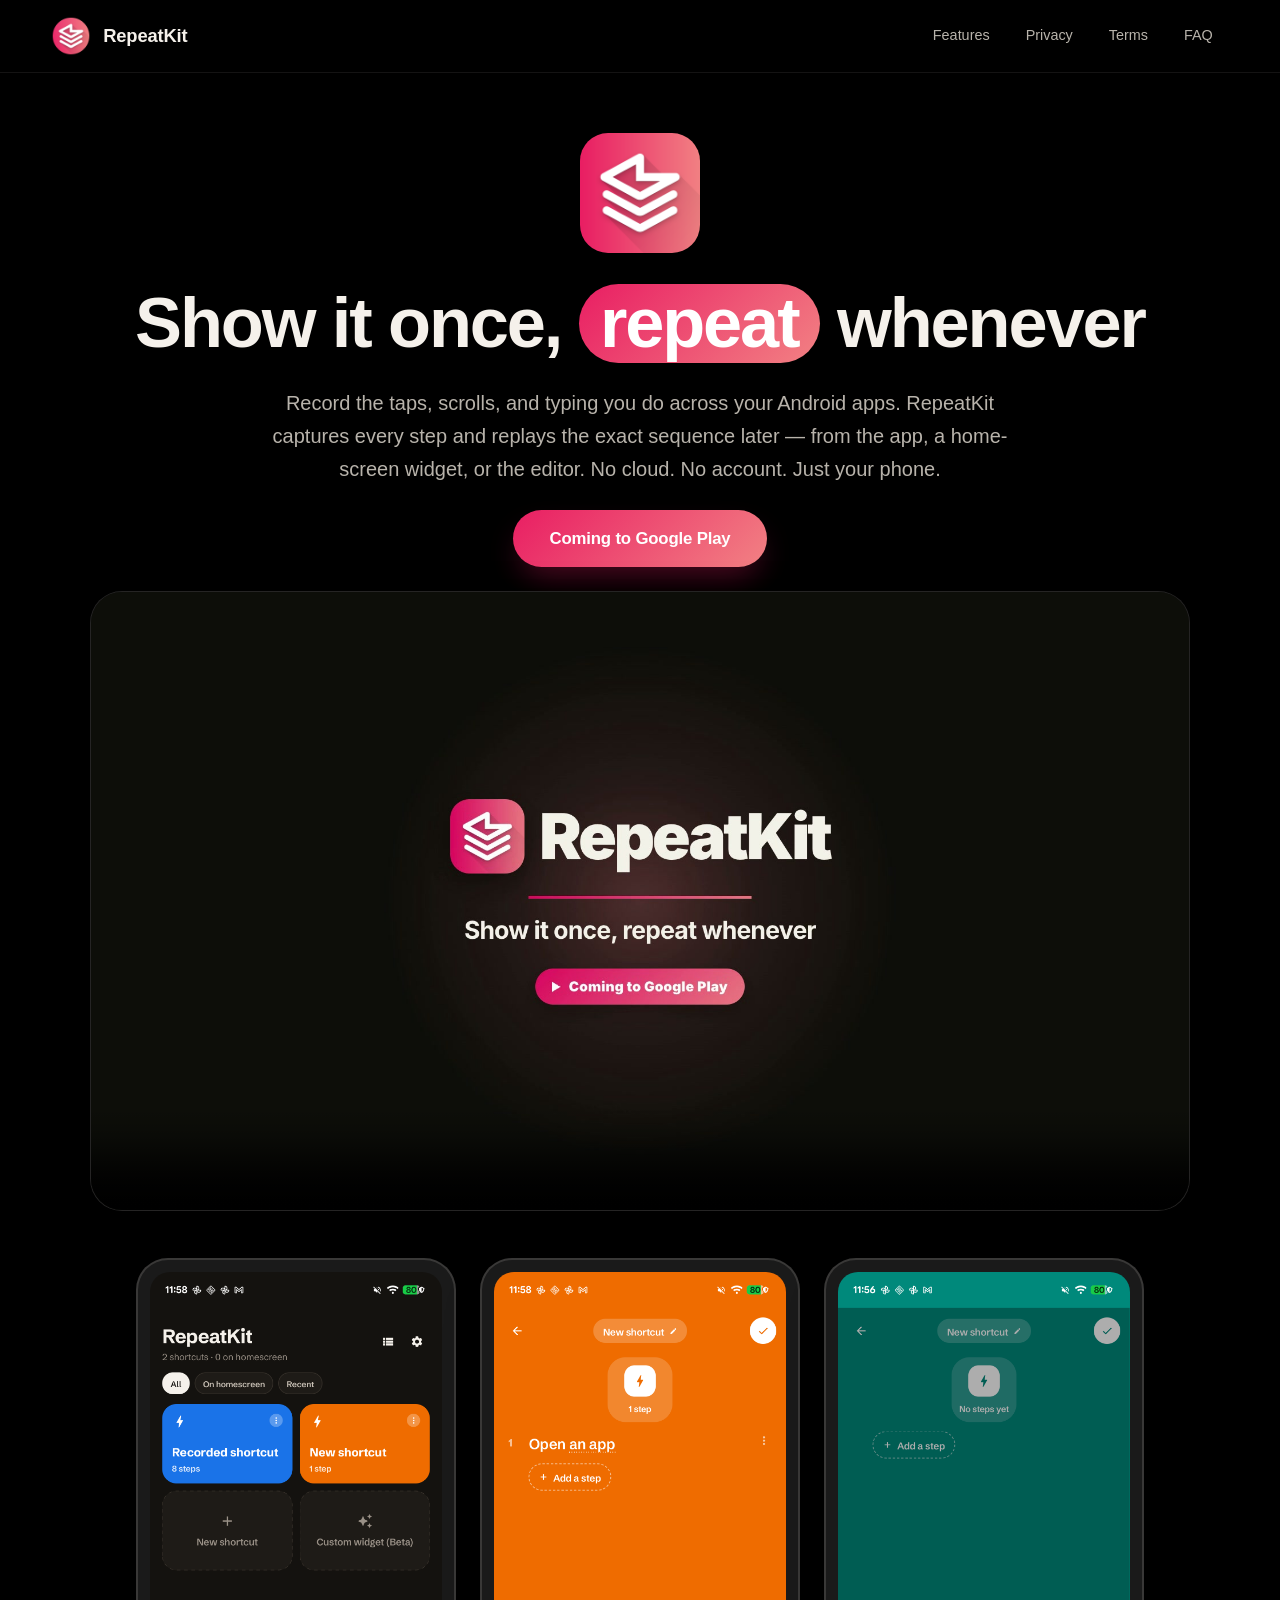
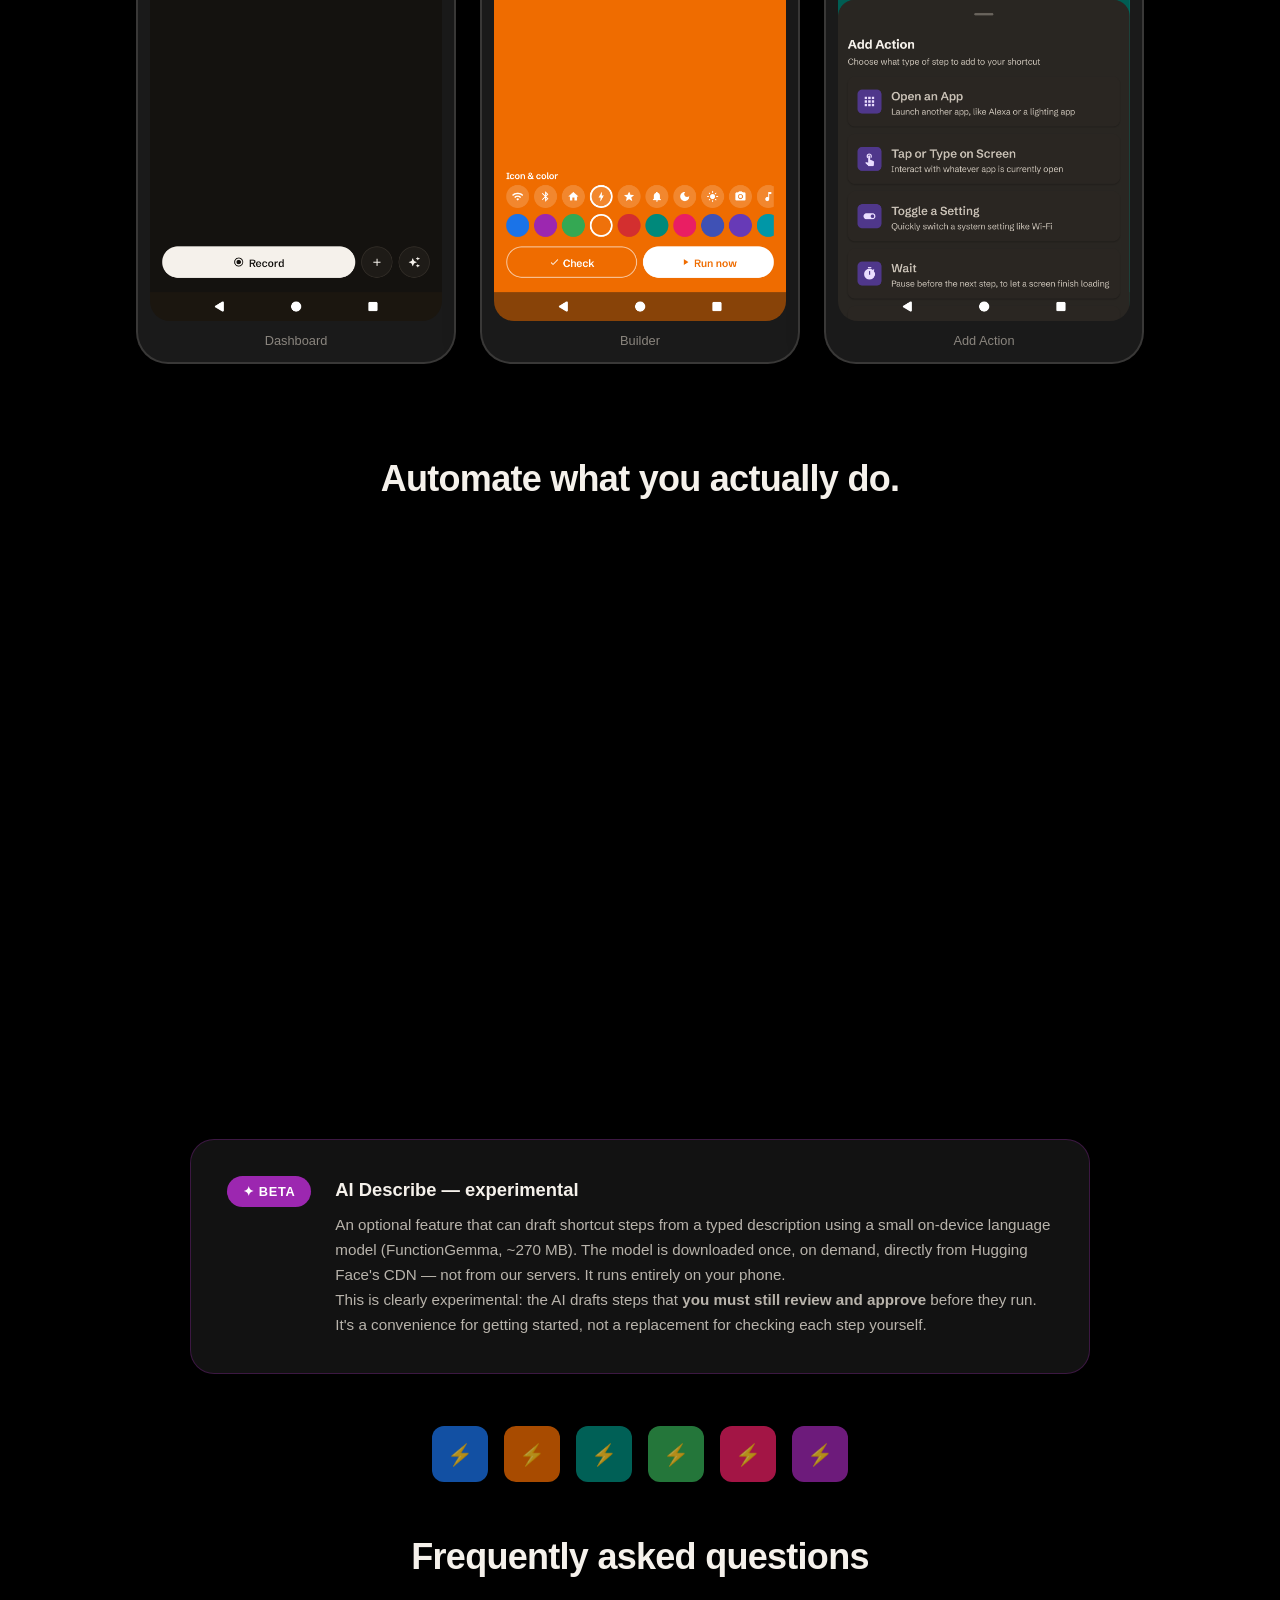
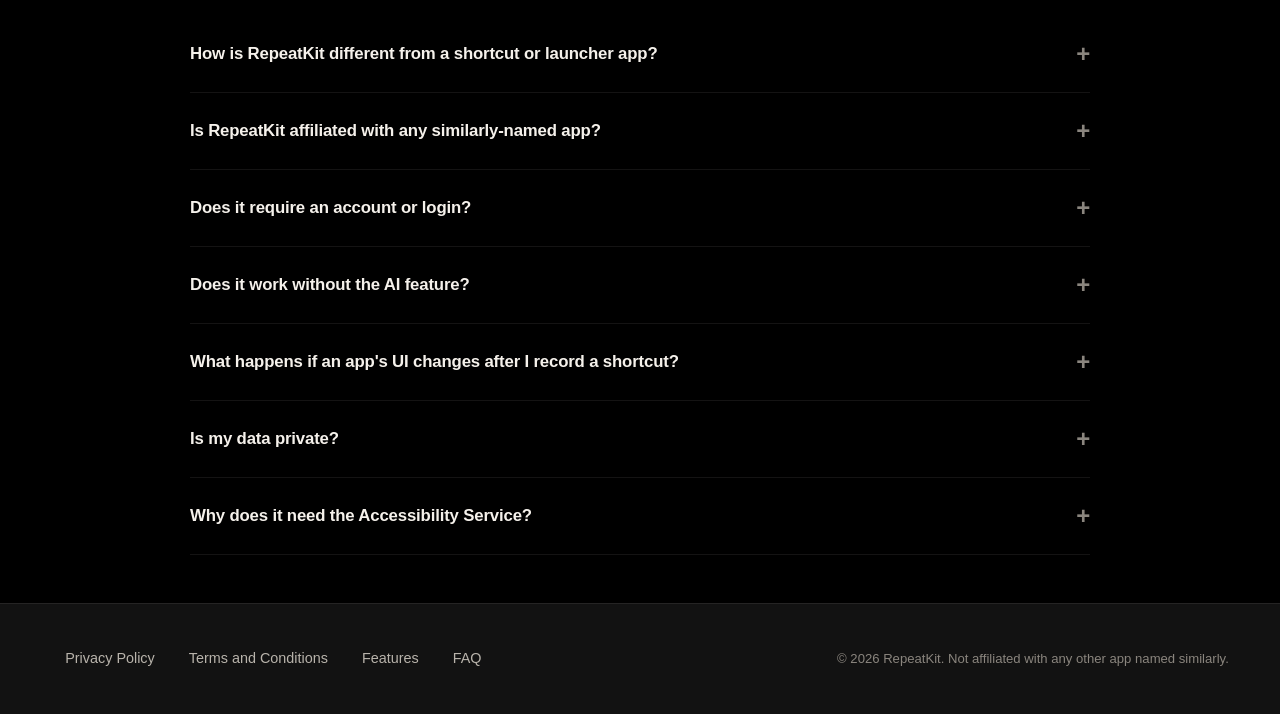
<file: index.html>
<!DOCTYPE html>
<html lang="en">
<head>
  <meta charset="UTF-8">
  <meta name="viewport" content="width=device-width, initial-scale=1.0">
  <title>RepeatKit — Show it once, repeat whenever</title>
  <meta name="description" content="Record real taps, scrolls, and typing on your Android device. Replay them anytime — from the app, a home-screen widget, or the editor. 100% on-device, no account needed.">
  <link rel="icon" type="image/png" href="assets/icon/icon_192.png">
  <link rel="stylesheet" href="styles.css">
</head>
<body>

  <!-- ============================================================
       Header / Nav
       ============================================================ -->
  <header>
    <div class="container header-content">
      <a href="index.html" class="logo">
        <img src="assets/icon/icon_192.png" alt="RepeatKit icon">
        RepeatKit
      </a>
      <nav>
        <a href="#features">Features</a>
        <a href="privacy.html">Privacy</a>
        <a href="terms.html">Terms</a>
        <a href="#faq">FAQ</a>
      </nav>
    </div>
  </header>

  <main>

    <!-- ============================================================
         Hero — "Show it once, repeat whenever"
         ============================================================ -->
    <section class="hero container">
      <img src="assets/icon/icon_512.png" alt="RepeatKit icon" class="hero-icon">
      <div class="hero-text">
        <h1>Show it once, <span class="highlight">repeat</span> whenever</h1>
        <p class="subtitle">
          Record the taps, scrolls, and typing you do across your Android apps.
          RepeatKit captures every step and replays the exact sequence later — from the app, a home-screen widget, or the editor. No cloud. No account. Just your phone.
        </p>
        <a href="#features" class="hero-cta">Coming to Google Play</a>
      </div>
    </section>

    <!-- ============================================================
         Video showcase — demo/brag video with scroll-triggered autoplay
         ============================================================ -->
    <section class="video-showcase container">
      <div class="video-wrap">
        <video
          controls
          playsinline
          muted
          preload="metadata"
          poster="assets/video/brag-poster.jpg"
          width="1920"
          height="1080"
        >
          <source src="assets/video/brag.mp4" type="video/mp4">
          Your browser does not support the video tag.
        </video>
        <button class="video-unmute-hint" aria-label="Unmute video">
          <svg width="16" height="16" viewBox="0 0 24 24" fill="none" stroke="currentColor" stroke-width="2" stroke-linecap="round" stroke-linejoin="round"><path d="M11 5L6 9H2v6h4l5 4V5z"/><line x1="23" y1="9" x2="17" y2="15"/><line x1="17" y1="9" x2="23" y2="15"/></svg>
          <span>Tap to unmute</span>
        </button>
      </div>
    </section>

    <!-- ============================================================
         Screenshot showcase — real app screenshots in phone frames
         ============================================================ -->
    <section class="showcase container reveal">
      <div class="showcase-grid">
        <div class="phone-frame">
          <img src="assets/screenshots/01_dashboard.png" alt="RepeatKit dashboard showing shortcut tiles">
          <div class="phone-frame-label">Dashboard</div>
        </div>
        <div class="phone-frame">
          <img src="assets/screenshots/04_builder_step.png" alt="RepeatKit shortcut builder with steps">
          <div class="phone-frame-label">Builder</div>
        </div>
        <div class="phone-frame">
          <img src="assets/screenshots/03_add_action.png" alt="RepeatKit add action menu">
          <div class="phone-frame-label">Add Action</div>
        </div>
      </div>
    </section>

    <!-- ============================================================
         Features grid
         ============================================================ -->
    <section class="features" id="features">
      <div class="container">
        <h2 class="section-title">Automate what you actually do.</h2>
        <div class="features-grid">

          <div class="feature-card reveal">
            <div class="feature-chip blue">⏺</div>
            <h3>Record real interactions</h3>
            <p>Hit Record and use your phone normally. RepeatKit captures the actual taps, scrolls, and typing you perform across any app — not just app launches or deep links.</p>
          </div>

          <div class="feature-card reveal">
            <div class="feature-chip orange">✏️</div>
            <h3>Review every step</h3>
            <p>Before anything runs, you see every captured step in a clear list. Edit, reorder, or remove steps. You stay in control of exactly what your shortcut does.</p>
          </div>

          <div class="feature-card reveal">
            <div class="feature-chip green">🏠</div>
            <h3>One-tap widget</h3>
            <p>Pin any shortcut to your home screen as a widget. One tap and it runs — no need to open the app first. Shortcuts run reliably in the background.</p>
          </div>

          <div class="feature-card reveal">
            <div class="feature-chip teal">✓</div>
            <h3>Safe "Check" mode</h3>
            <p>Validate a shortcut without running it. Check mode walks through every step and verifies it can find the right elements, without actually tapping or typing anything.</p>
          </div>

          <div class="feature-card reveal">
            <div class="feature-chip red">🛡</div>
            <h3>Confirmation before action</h3>
            <p>Steps that send a message, dial a number, or make a real HTTP request pause and ask you to confirm first. Nothing irreversible runs without your explicit OK.</p>
          </div>

          <div class="feature-card reveal">
            <div class="feature-chip purple">🔒</div>
            <h3>100% on-device</h3>
            <p>No account, no login, no server. Your shortcuts and recorded steps never leave your phone. RepeatKit works entirely locally — even without an internet connection.</p>
          </div>

        </div>
      </div>
    </section>

    <!-- ============================================================
         AI Beta callout — honest, clearly labeled
         ============================================================ -->
    <section class="beta-callout container reveal">
      <div class="beta-card">
        <span class="beta-badge">✦ Beta</span>
        <div class="beta-content">
          <h3>AI Describe — experimental</h3>
          <p>
            An optional feature that can draft shortcut steps from a typed description using a small on-device language model (FunctionGemma, ~270 MB). The model is downloaded once, on demand, directly from Hugging Face's CDN — not from our servers. It runs entirely on your phone.
          </p>
          <p>
            This is clearly experimental: the AI drafts steps that <strong>you must still review and approve</strong> before they run. It's a convenience for getting started, not a replacement for checking each step yourself.
          </p>
        </div>
      </div>
    </section>

    <!-- Decorative tile strip — mirrors the app's dashboard tiles -->
    <div class="tile-decoration container" aria-hidden="true">
      <div class="mini-tile" style="background-color: #1A73E8;">⚡</div>
      <div class="mini-tile" style="background-color: #EF6C00;">⚡</div>
      <div class="mini-tile" style="background-color: #00897B;">⚡</div>
      <div class="mini-tile" style="background-color: #34A853;">⚡</div>
      <div class="mini-tile" style="background-color: #E91E63;">⚡</div>
      <div class="mini-tile" style="background-color: #9C27B0;">⚡</div>
    </div>

    <!-- ============================================================
         FAQ — accordion, folded into index
         ============================================================ -->
    <section class="faq" id="faq">
      <div class="container">
        <h2 class="section-title">Frequently asked questions</h2>
        <div class="faq-list">

          <div class="faq-item">
            <button class="faq-question">How is RepeatKit different from a shortcut or launcher app?</button>
            <div class="faq-answer">
              <div class="faq-answer-inner">
                Launcher apps open apps or deep-link into them. RepeatKit goes further: it records and replays actual multi-step interactions — real taps, scrolls, and typing — across any app on your phone. You're automating the things you do inside apps, not just launching them.
              </div>
            </div>
          </div>

          <div class="faq-item">
            <button class="faq-question">Is RepeatKit affiliated with any similarly-named app?</button>
            <div class="faq-answer">
              <div class="faq-answer-inner">
                No. RepeatKit is an independent app. It is not affiliated with, endorsed by, or related to any other app or product with a similar name.
              </div>
            </div>
          </div>

          <div class="faq-item">
            <button class="faq-question">Does it require an account or login?</button>
            <div class="faq-answer">
              <div class="faq-answer-inner">
                No. There is no account, no sign-in, and no registration of any kind. You install it and start using it — that's it.
              </div>
            </div>
          </div>

          <div class="faq-item">
            <button class="faq-question">Does it work without the AI feature?</button>
            <div class="faq-answer">
              <div class="faq-answer-inner">
                Yes. Recording and replaying shortcuts is the core feature and does not require the AI model, a network connection, or any setup beyond enabling the accessibility service. The AI describe feature is entirely optional.
              </div>
            </div>
          </div>

          <div class="faq-item">
            <button class="faq-question">What happens if an app's UI changes after I record a shortcut?</button>
            <div class="faq-answer">
              <div class="faq-answer-inner">
                If the app you automated has been redesigned or updated since you recorded, replay may not be able to find the same on-screen element. When that happens, RepeatKit stops and tells you which step couldn't be matched — it won't guess or tap the wrong thing. You can re-record the affected steps.
              </div>
            </div>
          </div>

          <div class="faq-item">
            <button class="faq-question">Is my data private?</button>
            <div class="faq-answer">
              <div class="faq-answer-inner">
                Yes. All shortcuts, recorded steps, and settings are stored locally on your device only. There is no developer-operated server, no analytics, no advertising SDKs, and no crash reporting. The only network request the app makes on its own is downloading the optional AI model from Hugging Face, if you choose to use that feature. See the full <a href="privacy.html">privacy policy</a> for details.
              </div>
            </div>
          </div>

          <div class="faq-item">
            <button class="faq-question">Why does it need the Accessibility Service?</button>
            <div class="faq-answer">
              <div class="faq-answer-inner">
                Android's Accessibility Service is the only way for an app to observe and replay taps, scrolls, and typing inside other apps. RepeatKit uses it exclusively for recording and replaying the shortcuts you create yourself. It does not monitor your device in the background or collect any data for the developer. You can revoke the permission at any time in your phone's Accessibility settings.
              </div>
            </div>
          </div>

        </div>
      </div>
    </section>

  </main>

  <!-- ============================================================
       Footer
       ============================================================ -->
  <footer>
    <div class="container footer-content">
      <div class="footer-links">
        <a href="privacy.html">Privacy Policy</a>
        <a href="terms.html">Terms and Conditions</a>
        <a href="#features">Features</a>
        <a href="#faq">FAQ</a>
      </div>
      <div class="footer-text">
        &copy; 2026 RepeatKit. Not affiliated with any other app named similarly.
      </div>
    </div>
  </footer>

  <!-- ============================================================
       Scripts — scroll reveal + FAQ accordion
       ============================================================ -->
  <script>
    // Scroll reveal
    (function () {
      var els = document.querySelectorAll('.reveal');
      if (!els.length) return;

      var observer = new IntersectionObserver(function (entries) {
        entries.forEach(function (entry) {
          if (entry.isIntersecting) {
            entry.target.classList.add('is-visible');
            observer.unobserve(entry.target);
          }
        });
      }, { threshold: 0.12 });

      els.forEach(function (el) { observer.observe(el); });
    })();

    // FAQ accordion
    (function () {
      var items = document.querySelectorAll('.faq-item');
      items.forEach(function (item) {
        var btn = item.querySelector('.faq-question');
        var answer = item.querySelector('.faq-answer');
        btn.addEventListener('click', function () {
          var isOpen = item.classList.contains('active');
          // Close all
          items.forEach(function (i) {
            i.classList.remove('active');
            i.querySelector('.faq-answer').style.maxHeight = null;
          });
          // Open this one if it was closed
          if (!isOpen) {
            item.classList.add('active');
            answer.style.maxHeight = answer.scrollHeight + 'px';
          }
        });
      });
    })();
  </script>

  <!-- Video showcase — scroll-triggered autoplay + unmute hint -->
  <script>
  document.addEventListener('DOMContentLoaded', () => {
    const section = document.querySelector('.video-showcase');
    const video = section ? section.querySelector('video') : null;
    const hint = section ? section.querySelector('.video-unmute-hint') : null;
    if (!section || !video) return;

    let userInteracted = false;
    let hintDismissed = false;
    let hintTimer = null;
    let isInView = false;
    let observerPlayPending = false;
    let observerPausing = false;
    let observerSeeking = false;
    let observerMuting = false;

    video.addEventListener('pause', () => {
      if (observerPausing) { observerPausing = false; }
      else if (!video.ended) { userInteracted = true; }
    });
    video.addEventListener('play', () => { if (!observerPlayPending) userInteracted = true; });
    video.addEventListener('seeking', () => { if (!observerSeeking) userInteracted = true; });
    video.addEventListener('seeked', () => { observerSeeking = false; });

    function dismissHint() {
      if (hintDismissed) return;
      hintDismissed = true;
      if (hint) hint.classList.add('hidden');
      if (hintTimer) clearTimeout(hintTimer);
    }
    function showHint() {
      if (hintDismissed || !hint) return;
      if (hintTimer) clearTimeout(hintTimer);
      hint.classList.add('visible');
      hintTimer = setTimeout(dismissHint, 4000);
    }

    if (hint) {
      hint.addEventListener('click', () => {
        userInteracted = true;
        video.muted = false;
        dismissHint();
      });
      video.addEventListener('volumechange', () => {
        if (!video.muted) dismissHint();
        if (observerMuting) { observerMuting = false; }
        else { userInteracted = true; }
      });
    }

    function muteForAutoplay() { observerMuting = true; video.muted = true; }
    function pauseForScroll() { if (video.paused) return; observerPausing = true; video.pause(); }

    async function playForScroll() {
      if (userInteracted || observerPlayPending) return;
      observerPlayPending = true;
      try {
        if (video.ended) { observerSeeking = true; video.currentTime = 0; }
        muteForAutoplay();
        await video.play();
        if (!isInView || userInteracted) { pauseForScroll(); return; }
        showHint();
      } catch (_) {
        // Autoplay can be interrupted by a fast scroll; that is expected.
      } finally {
        observerPlayPending = false;
      }
    }

    const observer = new IntersectionObserver((entries) => {
      entries.forEach(entry => {
        isInView = entry.isIntersecting;
        if (entry.isIntersecting) {
          section.classList.add('is-visible');
          void playForScroll();
        } else {
          if (!userInteracted) pauseForScroll();
        }
      });
    }, { threshold: 0.5 });

    observer.observe(section);
  });
  </script>

</body>
</html>
</file>
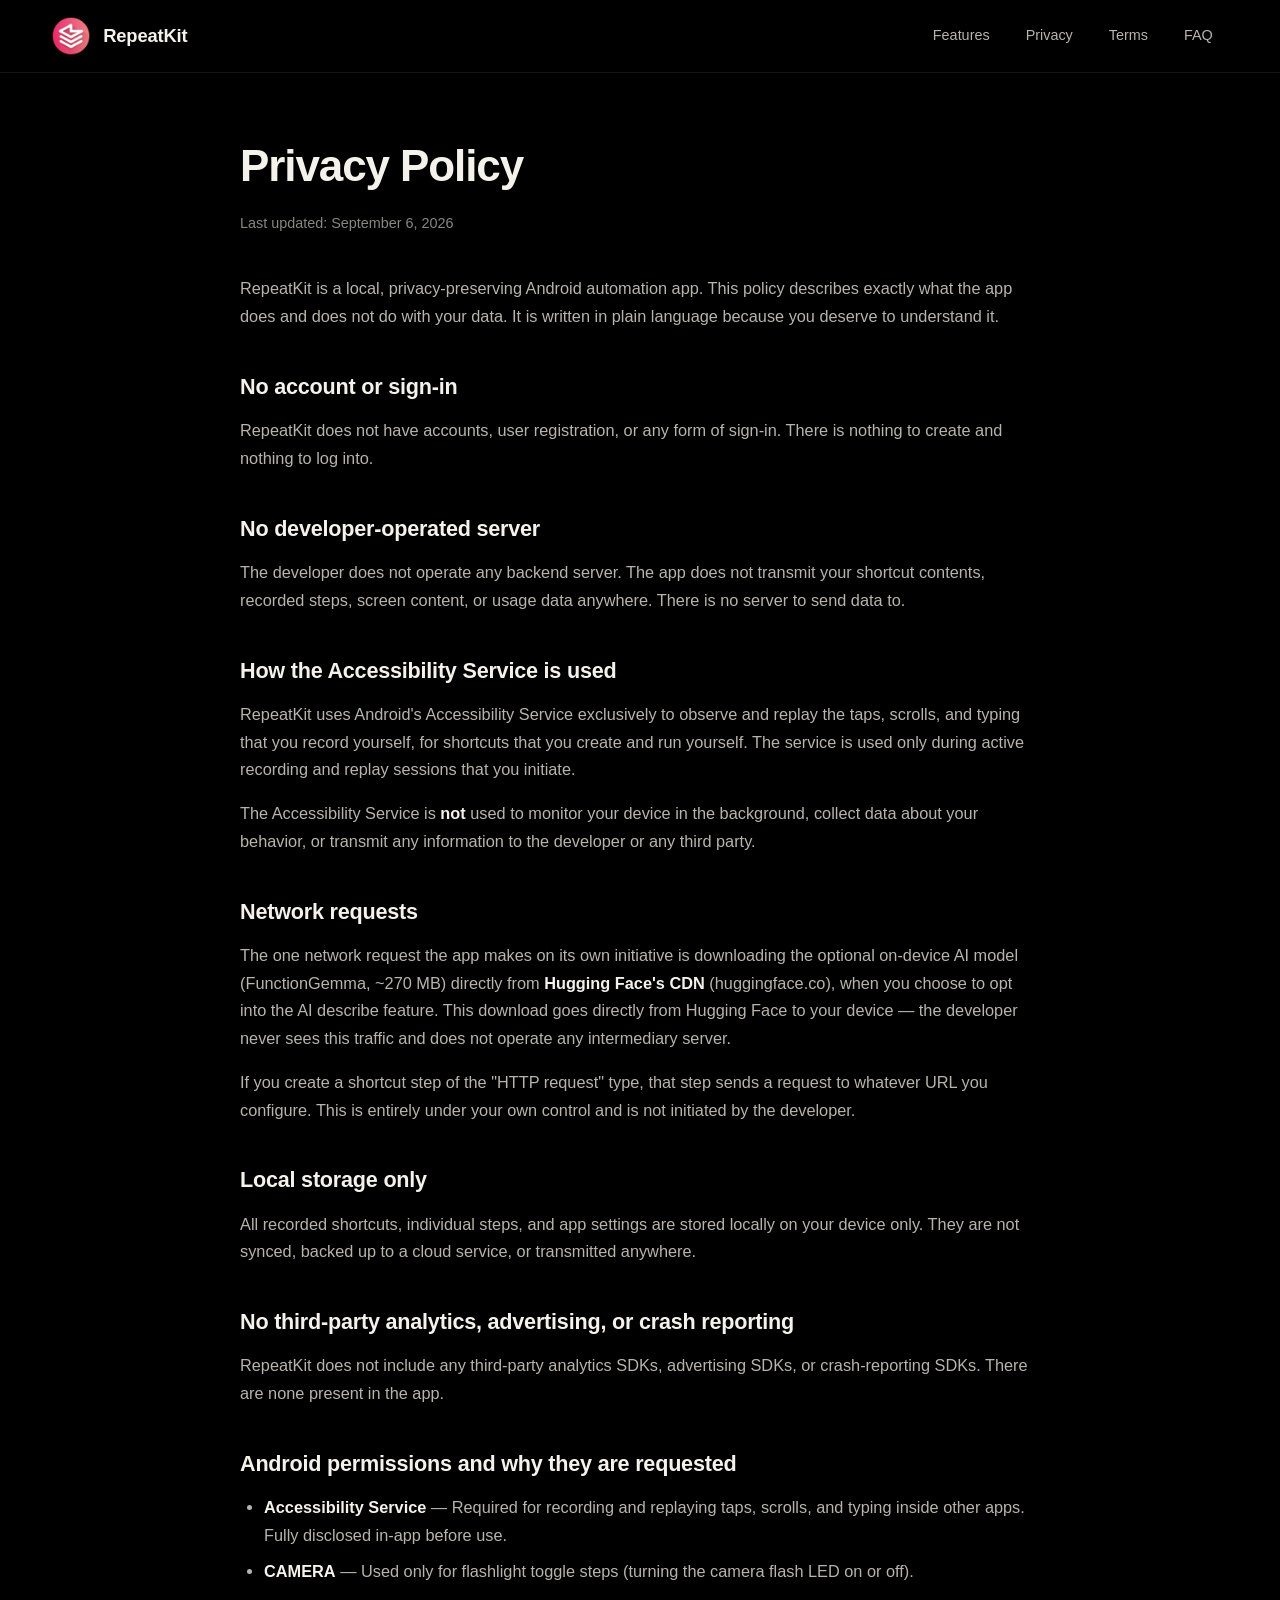
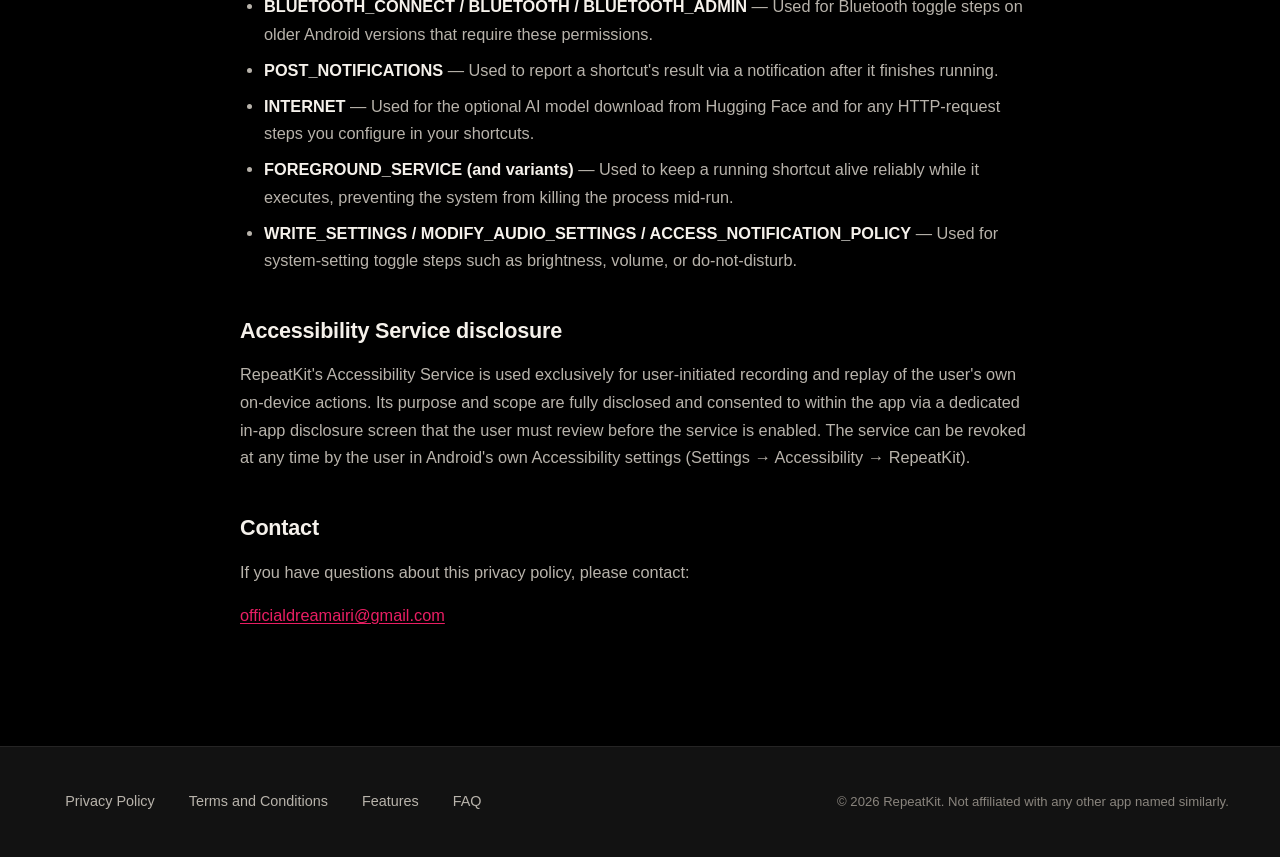
<file: privacy.html>
<!DOCTYPE html>
<html lang="en">
<head>
  <meta charset="UTF-8">
  <meta name="viewport" content="width=device-width, initial-scale=1.0">
  <title>Privacy Policy — RepeatKit</title>
  <meta name="description" content="RepeatKit privacy policy. 100% on-device, no account, no server, no analytics.">
  <link rel="icon" type="image/png" href="assets/icon/icon_192.png">
  <link rel="stylesheet" href="styles.css">
</head>
<body>

  <!-- Header -->
  <header>
    <div class="container header-content">
      <a href="index.html" class="logo">
        <img src="assets/icon/icon_192.png" alt="RepeatKit icon">
        RepeatKit
      </a>
      <nav>
        <a href="index.html#features">Features</a>
        <a href="privacy.html">Privacy</a>
        <a href="terms.html">Terms</a>
        <a href="index.html#faq">FAQ</a>
      </nav>
    </div>
  </header>

  <main>
    <div class="container content-page">

      <h1>Privacy Policy</h1>
      <p class="last-updated">Last updated: September 6, 2026</p>

      <p>
        RepeatKit is a local, privacy-preserving Android automation app. This policy describes exactly what the app does and does not do with your data. It is written in plain language because you deserve to understand it.
      </p>

      <!-- ============================== -->
      <h2>No account or sign-in</h2>
      <p>
        RepeatKit does not have accounts, user registration, or any form of sign-in. There is nothing to create and nothing to log into.
      </p>

      <!-- ============================== -->
      <h2>No developer-operated server</h2>
      <p>
        The developer does not operate any backend server. The app does not transmit your shortcut contents, recorded steps, screen content, or usage data anywhere. There is no server to send data to.
      </p>

      <!-- ============================== -->
      <h2>How the Accessibility Service is used</h2>
      <p>
        RepeatKit uses Android's Accessibility Service exclusively to observe and replay the taps, scrolls, and typing that you record yourself, for shortcuts that you create and run yourself. The service is used only during active recording and replay sessions that you initiate.
      </p>
      <p>
        The Accessibility Service is <strong>not</strong> used to monitor your device in the background, collect data about your behavior, or transmit any information to the developer or any third party.
      </p>

      <!-- ============================== -->
      <h2>Network requests</h2>
      <p>
        The one network request the app makes on its own initiative is downloading the optional on-device AI model (FunctionGemma, ~270 MB) directly from <strong>Hugging Face's CDN</strong> (huggingface.co), when you choose to opt into the AI describe feature. This download goes directly from Hugging Face to your device — the developer never sees this traffic and does not operate any intermediary server.
      </p>
      <p>
        If you create a shortcut step of the "HTTP request" type, that step sends a request to whatever URL you configure. This is entirely under your own control and is not initiated by the developer.
      </p>

      <!-- ============================== -->
      <h2>Local storage only</h2>
      <p>
        All recorded shortcuts, individual steps, and app settings are stored locally on your device only. They are not synced, backed up to a cloud service, or transmitted anywhere.
      </p>

      <!-- ============================== -->
      <h2>No third-party analytics, advertising, or crash reporting</h2>
      <p>
        RepeatKit does not include any third-party analytics SDKs, advertising SDKs, or crash-reporting SDKs. There are none present in the app.
      </p>

      <!-- ============================== -->
      <h2>Android permissions and why they are requested</h2>
      <ul>
        <li><strong>Accessibility Service</strong> — Required for recording and replaying taps, scrolls, and typing inside other apps. Fully disclosed in-app before use.</li>
        <li><strong>CAMERA</strong> — Used only for flashlight toggle steps (turning the camera flash LED on or off).</li>
        <li><strong>BLUETOOTH_CONNECT / BLUETOOTH / BLUETOOTH_ADMIN</strong> — Used for Bluetooth toggle steps on older Android versions that require these permissions.</li>
        <li><strong>POST_NOTIFICATIONS</strong> — Used to report a shortcut's result via a notification after it finishes running.</li>
        <li><strong>INTERNET</strong> — Used for the optional AI model download from Hugging Face and for any HTTP-request steps you configure in your shortcuts.</li>
        <li><strong>FOREGROUND_SERVICE (and variants)</strong> — Used to keep a running shortcut alive reliably while it executes, preventing the system from killing the process mid-run.</li>
        <li><strong>WRITE_SETTINGS / MODIFY_AUDIO_SETTINGS / ACCESS_NOTIFICATION_POLICY</strong> — Used for system-setting toggle steps such as brightness, volume, or do-not-disturb.</li>
      </ul>

      <!-- ============================== -->
      <h2>Accessibility Service disclosure</h2>
      <p>
        RepeatKit's Accessibility Service is used exclusively for user-initiated recording and replay of the user's own on-device actions. Its purpose and scope are fully disclosed and consented to within the app via a dedicated in-app disclosure screen that the user must review before the service is enabled. The service can be revoked at any time by the user in Android's own Accessibility settings (Settings → Accessibility → RepeatKit).
      </p>

      <!-- ============================== -->
      <h2>Contact</h2>
      <p>
        If you have questions about this privacy policy, please contact:
      </p>
      <p>
        <strong><a href="mailto:officialdreamairi@gmail.com">officialdreamairi@gmail.com</a></strong>
      </p>

    </div>
  </main>

  <!-- Footer -->
  <footer>
    <div class="container footer-content">
      <div class="footer-links">
        <a href="privacy.html">Privacy Policy</a>
        <a href="terms.html">Terms and Conditions</a>
        <a href="index.html#features">Features</a>
        <a href="index.html#faq">FAQ</a>
      </div>
      <div class="footer-text">
        &copy; 2026 RepeatKit. Not affiliated with any other app named similarly.
      </div>
    </div>
  </footer>

</body>
</html>
</file>
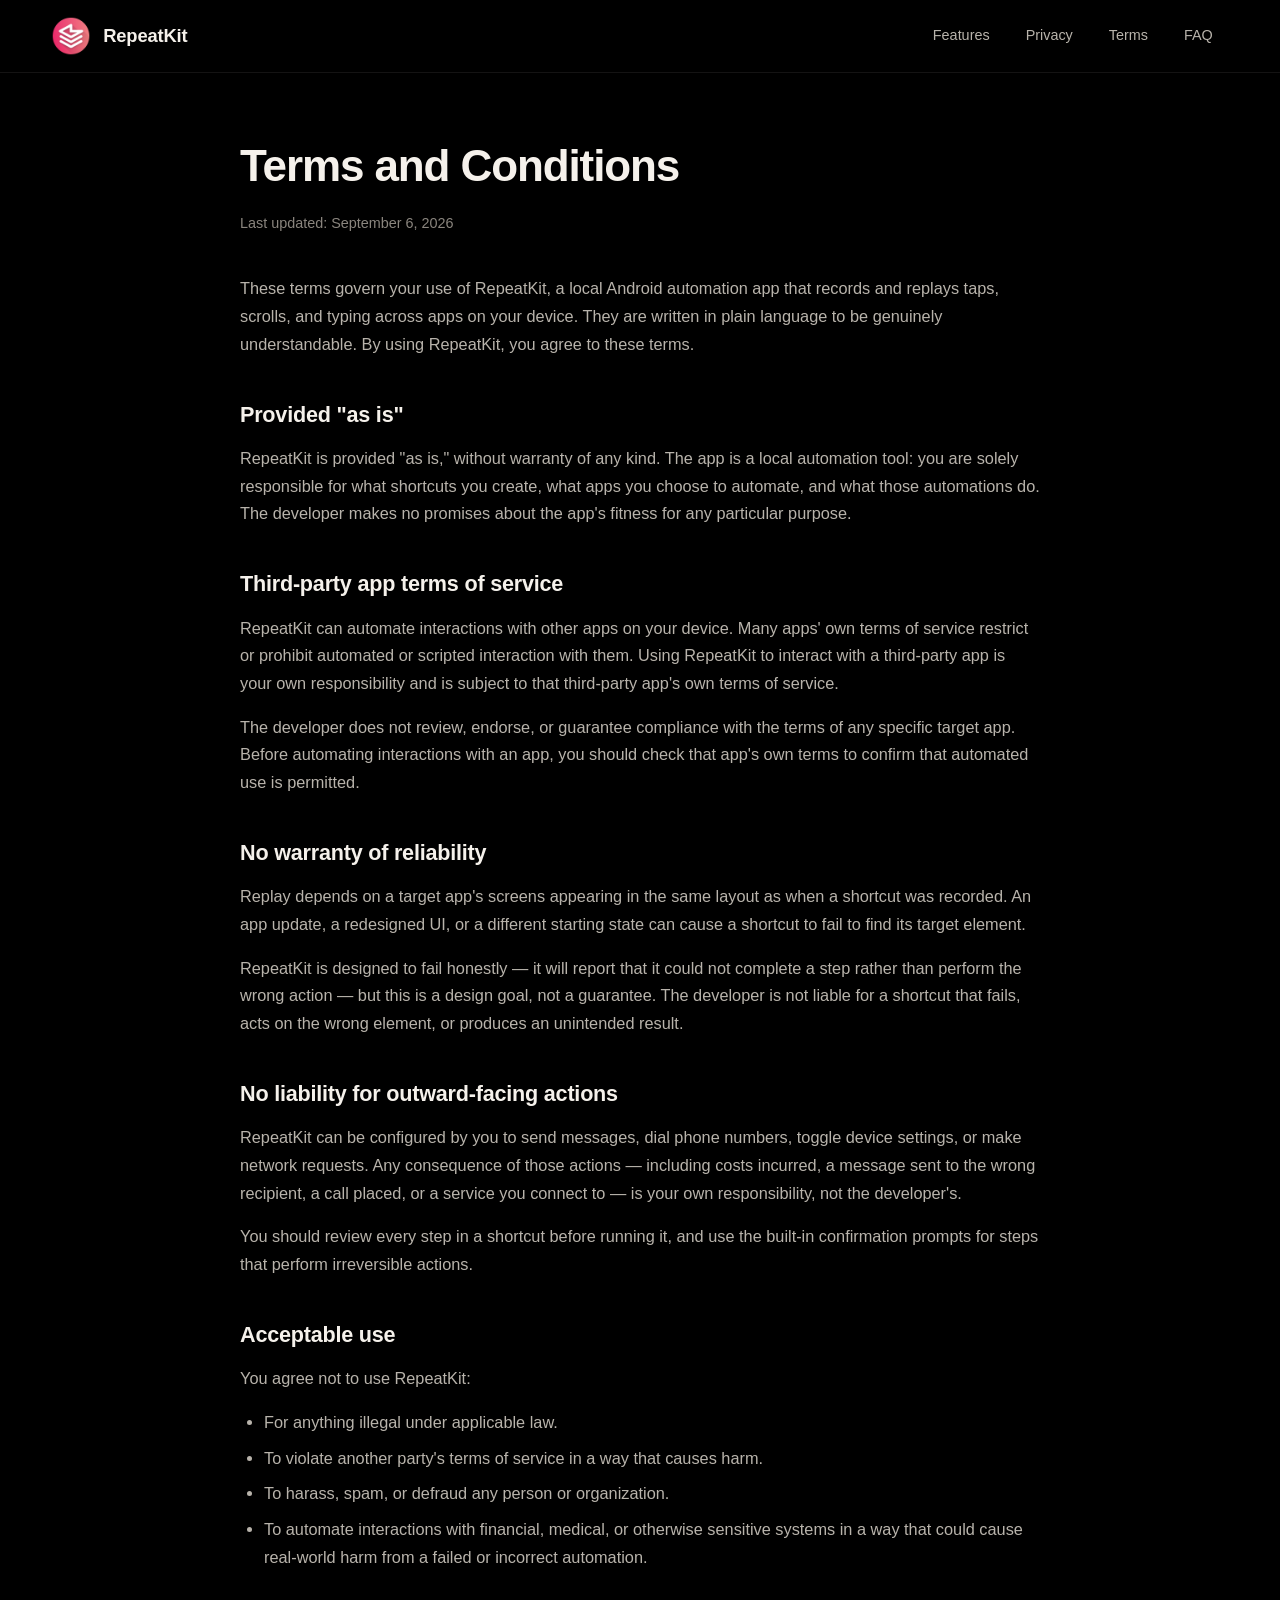
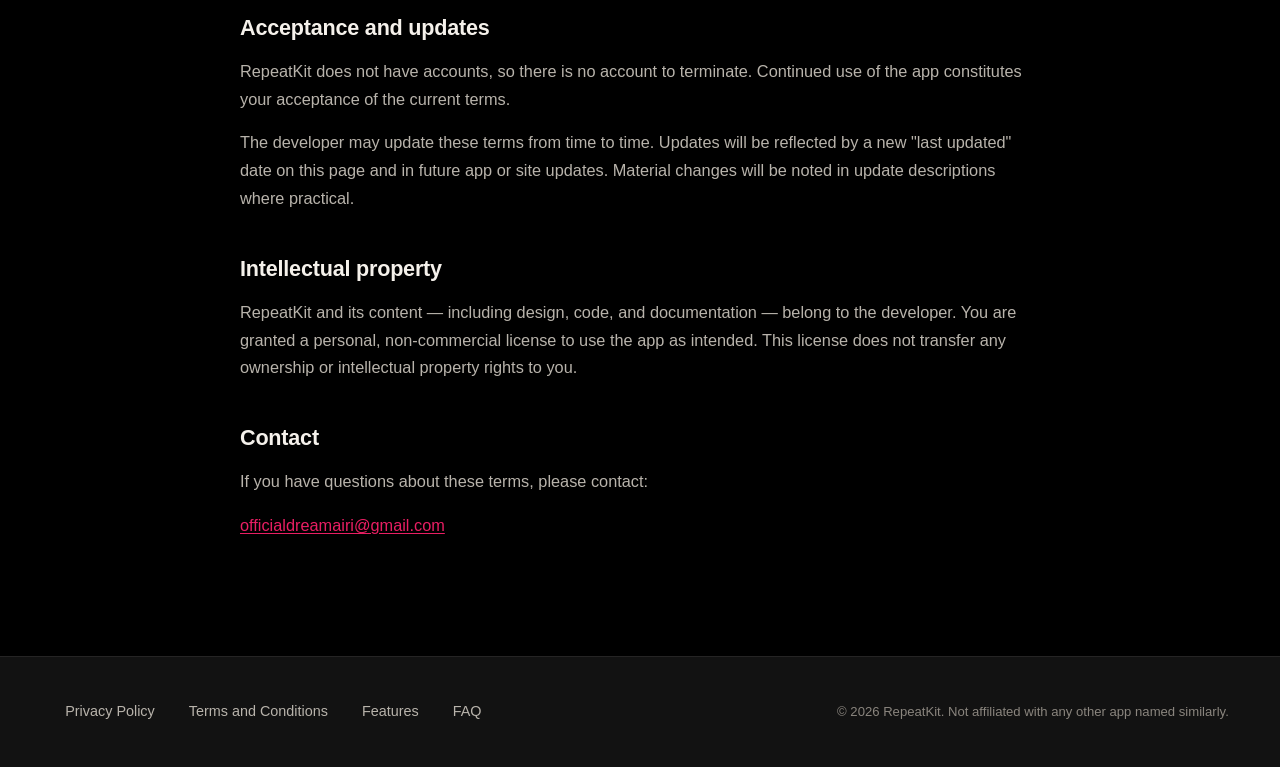
<file: terms.html>
<!DOCTYPE html>
<html lang="en">
<head>
  <meta charset="UTF-8">
  <meta name="viewport" content="width=device-width, initial-scale=1.0">
  <title>Terms and Conditions — RepeatKit</title>
  <meta name="description" content="RepeatKit terms and conditions. Plain-language terms for a local, on-device Android automation app.">
  <link rel="icon" type="image/png" href="assets/icon/icon_192.png">
  <link rel="stylesheet" href="styles.css">
</head>
<body>

  <!-- Header -->
  <header>
    <div class="container header-content">
      <a href="index.html" class="logo">
        <img src="assets/icon/icon_192.png" alt="RepeatKit icon">
        RepeatKit
      </a>
      <nav>
        <a href="index.html#features">Features</a>
        <a href="privacy.html">Privacy</a>
        <a href="terms.html">Terms</a>
        <a href="index.html#faq">FAQ</a>
      </nav>
    </div>
  </header>

  <main>
    <div class="container content-page">

      <h1>Terms and Conditions</h1>
      <p class="last-updated">Last updated: September 6, 2026</p>

      <p>
        These terms govern your use of RepeatKit, a local Android automation app that records and replays taps, scrolls, and typing across apps on your device. They are written in plain language to be genuinely understandable. By using RepeatKit, you agree to these terms.
      </p>

      <!-- ============================== -->
      <h2>Provided "as is"</h2>
      <p>
        RepeatKit is provided "as is," without warranty of any kind. The app is a local automation tool: you are solely responsible for what shortcuts you create, what apps you choose to automate, and what those automations do. The developer makes no promises about the app's fitness for any particular purpose.
      </p>

      <!-- ============================== -->
      <h2>Third-party app terms of service</h2>
      <p>
        RepeatKit can automate interactions with other apps on your device. Many apps' own terms of service restrict or prohibit automated or scripted interaction with them. Using RepeatKit to interact with a third-party app is your own responsibility and is subject to that third-party app's own terms of service.
      </p>
      <p>
        The developer does not review, endorse, or guarantee compliance with the terms of any specific target app. Before automating interactions with an app, you should check that app's own terms to confirm that automated use is permitted.
      </p>

      <!-- ============================== -->
      <h2>No warranty of reliability</h2>
      <p>
        Replay depends on a target app's screens appearing in the same layout as when a shortcut was recorded. An app update, a redesigned UI, or a different starting state can cause a shortcut to fail to find its target element.
      </p>
      <p>
        RepeatKit is designed to fail honestly — it will report that it could not complete a step rather than perform the wrong action — but this is a design goal, not a guarantee. The developer is not liable for a shortcut that fails, acts on the wrong element, or produces an unintended result.
      </p>

      <!-- ============================== -->
      <h2>No liability for outward-facing actions</h2>
      <p>
        RepeatKit can be configured by you to send messages, dial phone numbers, toggle device settings, or make network requests. Any consequence of those actions — including costs incurred, a message sent to the wrong recipient, a call placed, or a service you connect to — is your own responsibility, not the developer's.
      </p>
      <p>
        You should review every step in a shortcut before running it, and use the built-in confirmation prompts for steps that perform irreversible actions.
      </p>

      <!-- ============================== -->
      <h2>Acceptable use</h2>
      <p>
        You agree not to use RepeatKit:
      </p>
      <ul>
        <li>For anything illegal under applicable law.</li>
        <li>To violate another party's terms of service in a way that causes harm.</li>
        <li>To harass, spam, or defraud any person or organization.</li>
        <li>To automate interactions with financial, medical, or otherwise sensitive systems in a way that could cause real-world harm from a failed or incorrect automation.</li>
      </ul>

      <!-- ============================== -->
      <h2>Acceptance and updates</h2>
      <p>
        RepeatKit does not have accounts, so there is no account to terminate. Continued use of the app constitutes your acceptance of the current terms.
      </p>
      <p>
        The developer may update these terms from time to time. Updates will be reflected by a new "last updated" date on this page and in future app or site updates. Material changes will be noted in update descriptions where practical.
      </p>

      <!-- ============================== -->
      <h2>Intellectual property</h2>
      <p>
        RepeatKit and its content — including design, code, and documentation — belong to the developer. You are granted a personal, non-commercial license to use the app as intended. This license does not transfer any ownership or intellectual property rights to you.
      </p>

      <!-- ============================== -->
      <h2>Contact</h2>
      <p>
        If you have questions about these terms, please contact:
      </p>
      <p>
        <strong><a href="mailto:officialdreamairi@gmail.com">officialdreamairi@gmail.com</a></strong>
      </p>

    </div>
  </main>

  <!-- Footer -->
  <footer>
    <div class="container footer-content">
      <div class="footer-links">
        <a href="privacy.html">Privacy Policy</a>
        <a href="terms.html">Terms and Conditions</a>
        <a href="index.html#features">Features</a>
        <a href="index.html#faq">FAQ</a>
      </div>
      <div class="footer-text">
        &copy; 2026 RepeatKit. Not affiliated with any other app named similarly.
      </div>
    </div>
  </footer>

</body>
</html>
</file>
<file: styles.css>
/* ============================================================
   RepeatKit — Marketing site design system
   Base: true neutral black bg, warm off-white ink
   Accents: flat solid colors from the app's tile palette
   NO GRADIENTS — every surface is a flat solid color
   ============================================================ */

:root {
  /* App dark theme — base ground */
  --bg-color: #000000;
  --bg-elevated: #121212;
  --bg-card: #1A1A1A;
  --surface-color: #121212;

  /* Ink colors */
  --text-primary: #F5F1EB;
  --text-secondary: #B8B3AB;
  --text-tertiary: #8A857E;

  /* App tile accent palette (subset) */
  --accent-blue: #1A73E8;
  --accent-pink: #E91E63;
  --accent-green: #34A853;
  --accent-orange: #EF6C00;
  --accent-red: #D32F2F;
  --accent-teal: #00897B;
  --accent-purple: #9C27B0;
  --accent-indigo: #3F51B5;

  /* Primary accent — pink matches the app icon */
  --accent-primary: #E91E63;
  --accent-pink-gradient: linear-gradient(135deg, #E91E63, #F28183);
  --accent-primary-hover: #C2185B;

  /* Borders and shadows */
  --border-color: rgba(245, 241, 235, 0.08);
  --border-strong: rgba(245, 241, 235, 0.14);
  --shadow-soft: rgba(0, 0, 0, 0.3);
  --shadow-medium: rgba(0, 0, 0, 0.5);

  /* Shape language — matches app's rounded rects, pills, circles */
  --radius-sm: 12px;
  --radius-md: 16px;
  --radius-lg: 24px;
  --radius-xl: 32px;
  --radius-pill: 100px;
  --radius-circle: 50%;

  /* System font stack */
  --font-family: -apple-system, BlinkMacSystemFont, "Segoe UI", Roboto, Helvetica, Arial, sans-serif, "Apple Color Emoji", "Segoe UI Emoji", "Segoe UI Symbol";
}

* {
  box-sizing: border-box;
  margin: 0;
  padding: 0;
}

html {
  scroll-padding-top: 80px;
}

@media (prefers-reduced-motion: no-preference) {
  html {
    scroll-behavior: smooth;
  }
}

body {
  font-family: var(--font-family);
  background-color: var(--bg-color);
  color: var(--text-primary);
  line-height: 1.5;
  -webkit-font-smoothing: antialiased;
  -moz-osx-font-smoothing: grayscale;
}

a {
  color: var(--text-primary);
  text-decoration: none;
  transition: color 0.2s;
  font-weight: 500;
}

a:hover {
  color: var(--accent-primary);
}

.container {
  width: min(92%, 1200px);
  margin: 0 auto;
}

/* ============================================================
   Header — sticky, semi-transparent dark bar
   ============================================================ */
header {
  padding: 16px 0;
  background-color: rgba(0, 0, 0, 0.85);
  backdrop-filter: blur(20px);
  -webkit-backdrop-filter: blur(20px);
  border-bottom: 1px solid var(--border-color);
  position: sticky;
  top: 0;
  z-index: 100;
}

.header-content {
  display: flex;
  justify-content: space-between;
  align-items: center;
}

.logo {
  display: flex;
  align-items: center;
  gap: 12px;
  font-weight: 700;
  font-size: 1.15rem;
  color: var(--text-primary);
  letter-spacing: -0.01em;
}

.logo:hover {
  color: var(--text-primary);
}

.logo img {
  width: 40px;
  height: 40px;
  border-radius: 12px;
}

nav {
  display: flex;
  gap: 4px;
}

nav a {
  color: var(--text-secondary);
  font-size: 0.9rem;
  font-weight: 500;
  padding: 8px 16px;
  border-radius: var(--radius-pill);
  transition: color 0.2s, background-color 0.2s;
}

nav a:hover {
  color: var(--text-primary);
  background-color: rgba(245, 241, 235, 0.06);
}

/* ============================================================
   Hero — big bold headline with highlighted phrase
   ============================================================ */
.hero {
  padding: 60px 0 24px;
  text-align: center;
}

.hero-icon {
  width: 120px;
  height: 120px;
  border-radius: 28px;
  margin-bottom: 24px;
  box-shadow: 0 20px 50px -10px var(--shadow-medium);
}

.hero h1 {
  font-size: clamp(2.4rem, 6vw, 5rem);
  letter-spacing: -0.03em;
  margin-bottom: 24px;
  font-weight: 800;
  line-height: 1.08;
  max-width: 900px;
  margin-left: auto;
  margin-right: auto;
}

.highlight {
  display: inline-block;
  background: var(--accent-pink-gradient);
  color: #FFFFFF;
  padding: 0.02em 0.3em;
  border-radius: var(--radius-pill);
}

.hero .subtitle {
  font-size: 1.25rem;
  color: var(--text-secondary);
  max-width: 600px;
  margin: 0 auto 24px;
  line-height: 1.65;
}

.hero-cta {
  display: inline-block;
  background: var(--accent-pink-gradient);
  color: #FFFFFF;
  padding: 16px 36px;
  border-radius: var(--radius-pill);
  font-weight: 700;
  font-size: 1.05rem;
  letter-spacing: -0.01em;
  transition: transform 0.2s, box-shadow 0.2s, background-color 0.2s;
  border: none;
  cursor: pointer;
  box-shadow: 0 16px 32px -8px rgba(233, 30, 99, 0.35);
}

.hero-cta:hover {
  color: #FFFFFF;
  background: var(--accent-primary-hover);
  transform: translateY(-2px);
  box-shadow: 0 20px 40px -8px rgba(233, 30, 99, 0.45);
}

.hero-cta:active {
  transform: translateY(0);
}

/* Desktop hero — centered stacked, headline spans container */
@media (min-width: 1200px) {
  .hero h1 {
    font-size: clamp(4rem, 5.5vw, 5.4rem);
    max-width: none;
  }

  .hero .subtitle {
    max-width: 780px;
  }
}

/* ============================================================
   Video showcase — scroll-triggered autoplay with unmute hint
   ============================================================ */
.video-showcase {
  padding: 0 0 24px;
  text-align: center;
  opacity: 0;
  transform: translateY(24px);
  transition: opacity 0.7s cubic-bezier(0.22, 1, 0.36, 1),
              transform 0.7s cubic-bezier(0.22, 1, 0.36, 1);
}
.video-showcase.is-visible {
  opacity: 1;
  transform: translateY(0);
}
.video-wrap {
  position: relative;
  display: inline-block;
  width: 100%;
  max-width: 1100px;
}
.video-showcase video {
  display: block;
  width: 100%;
  height: auto;
  border-radius: var(--radius-xl);
  box-shadow:
    0 30px 60px -12px rgba(0,0,0,0.5),
    0 18px 36px -10px rgba(0,0,0,0.35),
    0 4px 12px -4px rgba(0,0,0,0.2);
  border: 1px solid var(--border-color);
  background: var(--bg-elevated);
}
.video-unmute-hint {
  position: absolute;
  bottom: 20px;
  right: 20px;
  display: flex;
  align-items: center;
  gap: 6px;
  padding: 6px 12px;
  background: var(--text-primary);
  color: var(--bg-color);
  border: none;
  border-radius: var(--radius-pill);
  cursor: pointer;
  opacity: 0;
  transform: translateY(4px);
  transition: opacity 0.35s ease, transform 0.35s ease, background 0.2s ease;
  pointer-events: none;
  z-index: 2;
}
.video-unmute-hint svg { flex-shrink: 0; }
.video-unmute-hint.visible { opacity: 1; transform: translateY(0); pointer-events: auto; }
.video-unmute-hint.hidden { opacity: 0; transform: translateY(4px); pointer-events: none; }
.video-unmute-hint:hover { background: var(--text-secondary); }
@media (prefers-reduced-motion: reduce) {
  .video-showcase { opacity: 1; transform: none; transition: none; }
  .video-unmute-hint { transition: none; transform: none; }
}

/* ============================================================
   Screenshot showcase — phone-frame cards
   ============================================================ */
.showcase {
  padding: 16px 0 40px;
}

.showcase-grid {
  display: flex;
  justify-content: center;
  gap: 24px;
  flex-wrap: wrap;
}

.phone-frame {
  background-color: var(--bg-card);
  border: 2px solid var(--border-strong);
  border-radius: var(--radius-xl);
  padding: 12px;
  max-width: 320px;
  box-shadow: 0 24px 48px -12px var(--shadow-soft);
  transition: transform 0.3s cubic-bezier(0.22, 1, 0.36, 1);
}

.phone-frame:hover {
  transform: translateY(-6px);
}

.phone-frame img {
  width: 100%;
  height: auto;
  border-radius: 20px;
  display: block;
}

.phone-frame-label {
  text-align: center;
  font-size: 0.8rem;
  color: var(--text-tertiary);
  margin-top: 10px;
  font-weight: 500;
}

/* ============================================================
   Features — grid of cards with colored icon chips
   ============================================================ */
.features {
  padding: 48px 0;
}

.section-title {
  font-size: clamp(1.75rem, 3vw, 2.25rem);
  text-align: center;
  margin-bottom: 32px;
  font-weight: 700;
  letter-spacing: -0.02em;
}

.features-grid {
  display: grid;
  grid-template-columns: 1fr;
  gap: 16px;
}

@media (min-width: 768px) {
  .features-grid {
    grid-template-columns: repeat(2, 1fr);
  }
}

@media (min-width: 1024px) {
  .features-grid {
    grid-template-columns: repeat(3, 1fr);
  }
}

.feature-card {
  background-color: var(--bg-elevated);
  padding: 28px;
  border-radius: var(--radius-lg);
  border: 1px solid var(--border-color);
  transition: transform 0.2s, box-shadow 0.2s, border-color 0.2s;
}

.feature-card:hover {
  transform: translateY(-4px);
  box-shadow: 0 16px 40px -12px var(--shadow-soft);
  border-color: var(--border-strong);
}

/* Circular color chip — mirrors the app's icon/color selector circles */
.feature-chip {
  width: 44px;
  height: 44px;
  border-radius: var(--radius-circle);
  display: flex;
  align-items: center;
  justify-content: center;
  margin-bottom: 18px;
  font-size: 1.2rem;
}

.feature-chip.blue { background-color: var(--accent-blue); }
.feature-chip.green { background-color: var(--accent-green); }
.feature-chip.orange { background-color: var(--accent-orange); }
.feature-chip.teal { background-color: var(--accent-teal); }
.feature-chip.purple { background-color: var(--accent-purple); }
.feature-chip.red { background-color: var(--accent-red); }

.feature-card h3 {
  font-size: 1.15rem;
  margin-bottom: 8px;
  font-weight: 700;
  letter-spacing: -0.01em;
}

.feature-card p {
  color: var(--text-secondary);
  font-size: 0.92rem;
  line-height: 1.65;
}

/* ============================================================
   Beta callout — honest, clearly labeled
   ============================================================ */
.beta-callout {
  padding: 32px 0;
}

.beta-card {
  background-color: var(--bg-elevated);
  border: 1px solid rgba(156, 39, 176, 0.3);
  border-radius: var(--radius-lg);
  padding: 36px;
  max-width: 900px;
  margin: 0 auto;
  display: flex;
  gap: 24px;
  align-items: flex-start;
}

.beta-badge {
  display: inline-flex;
  align-items: center;
  gap: 6px;
  background-color: var(--accent-purple);
  color: #FFFFFF;
  padding: 6px 16px;
  border-radius: var(--radius-pill);
  font-size: 0.8rem;
  font-weight: 700;
  letter-spacing: 0.05em;
  text-transform: uppercase;
  white-space: nowrap;
  flex-shrink: 0;
}

.beta-content h3 {
  font-size: 1.15rem;
  margin-bottom: 8px;
  font-weight: 700;
}

.beta-content p {
  color: var(--text-secondary);
  font-size: 0.95rem;
  line-height: 1.65;
}

/* ============================================================
   FAQ Section — accordion style
   ============================================================ */
.faq {
  padding: 48px 0;
}

.faq-list {
  max-width: 900px;
  margin: 0 auto;
}

.faq-item {
  border-bottom: 1px solid var(--border-color);
}

.faq-question {
  width: 100%;
  text-align: left;
  background: none;
  border: none;
  padding: 24px 0;
  font-size: 1.05rem;
  font-weight: 600;
  color: var(--text-primary);
  cursor: pointer;
  display: flex;
  justify-content: space-between;
  align-items: center;
  font-family: var(--font-family);
  letter-spacing: -0.01em;
  transition: color 0.2s;
}

.faq-question:hover {
  color: var(--accent-primary);
}

.faq-question::after {
  content: '+';
  font-size: 1.5rem;
  color: var(--text-tertiary);
  transition: transform 0.3s cubic-bezier(0.22, 1, 0.36, 1);
  flex-shrink: 0;
  margin-left: 16px;
}

.faq-item.active .faq-question::after {
  transform: rotate(45deg);
}

.faq-answer {
  max-height: 0;
  overflow: hidden;
  transition: max-height 0.4s cubic-bezier(0.22, 1, 0.36, 1);
}

.faq-answer-inner {
  padding-bottom: 24px;
  color: var(--text-secondary);
  line-height: 1.7;
  font-size: 0.95rem;
}

.faq-answer-inner a {
  color: var(--accent-pink);
  text-decoration: underline;
  text-underline-offset: 2px;
}

/* ============================================================
   Footer — clean dark
   ============================================================ */
footer {
  padding: 36px 0;
  border-top: 1px solid var(--border-color);
  background-color: var(--surface-color);
}

.footer-content {
  display: flex;
  flex-direction: column;
  align-items: center;
  text-align: center;
  gap: 20px;
}

.footer-links {
  display: flex;
  flex-wrap: wrap;
  justify-content: center;
  gap: 6px;
}

.footer-links a {
  color: var(--text-secondary);
  font-size: 0.9rem;
  font-weight: 500;
  padding: 8px 14px;
  border-radius: var(--radius-pill);
  transition: color 0.2s, background-color 0.2s;
}

.footer-links a:hover {
  color: var(--text-primary);
  background-color: rgba(245, 241, 235, 0.06);
}

.footer-text {
  color: var(--text-tertiary);
  font-size: 0.82rem;
  max-width: 600px;
  line-height: 1.6;
}

@media (min-width: 768px) {
  .footer-content {
    flex-direction: row;
    justify-content: space-between;
    text-align: left;
  }
  .footer-text {
    text-align: right;
  }
}

/* ============================================================
   Content pages (Privacy, etc.)
   ============================================================ */
.content-page {
  padding: 60px 0 100px;
  max-width: 800px;
  margin: 0 auto;
}

.content-page h1 {
  font-size: clamp(2rem, 4vw, 2.75rem);
  margin-bottom: 12px;
  letter-spacing: -0.025em;
  font-weight: 800;
}

.content-page .last-updated {
  color: var(--text-tertiary);
  font-size: 0.9rem;
  margin-bottom: 40px;
}

.content-page h2 {
  font-size: 1.35rem;
  margin-top: 40px;
  margin-bottom: 14px;
  font-weight: 700;
  letter-spacing: -0.01em;
}

.content-page p {
  color: var(--text-secondary);
  margin-bottom: 16px;
  font-size: 1.02rem;
  line-height: 1.7;
}

.content-page ul {
  color: var(--text-secondary);
  margin-bottom: 16px;
  padding-left: 24px;
  font-size: 1.02rem;
  line-height: 1.7;
}

.content-page li {
  margin-bottom: 8px;
}

.content-page strong {
  color: var(--text-primary);
  font-weight: 600;
}

.content-page a {
  color: var(--accent-pink);
  text-decoration: underline;
  text-underline-offset: 2px;
}

/* ============================================================
   Decorative tile shapes — mirroring the app's dashboard tiles
   ============================================================ */
.tile-decoration {
  display: flex;
  justify-content: center;
  gap: 16px;
  padding: 20px 0 0;
  flex-wrap: wrap;
}

.mini-tile {
  width: 56px;
  height: 56px;
  border-radius: var(--radius-sm);
  display: flex;
  align-items: center;
  justify-content: center;
  font-size: 1.3rem;
  opacity: 0.7;
  transition: opacity 0.2s, transform 0.2s;
}

.mini-tile:hover {
  opacity: 1;
  transform: scale(1.08);
}

/* ============================================================
   Responsive
   ============================================================ */
@media (max-width: 600px) {
  header {
    padding: 12px 0;
  }

  .header-content {
    flex-wrap: wrap;
    justify-content: center;
    gap: 8px 12px;
  }

  nav {
    gap: 0;
    justify-content: center;
  }

  nav a {
    padding: 8px 10px;
    font-size: 0.85rem;
  }

  .hero {
    padding: 48px 0 24px;
  }

  .hero-icon {
    width: 88px;
    height: 88px;
    border-radius: 22px;
  }

  .showcase-grid {
    gap: 16px;
  }

  .phone-frame {
    max-width: 160px;
    padding: 8px;
    border-radius: var(--radius-lg);
  }

  .phone-frame img {
    border-radius: 14px;
  }

  .features, .faq {
    padding: 40px 0;
  }

  .feature-card {
    padding: 24px 20px;
  }

  .beta-card {
    flex-direction: column;
    gap: 16px;
    padding: 28px 24px;
  }

  .content-page {
    padding: 48px 20px 72px;
  }
}

/* ============================================================
   Focus rings & selection
   ============================================================ */
:focus-visible {
  outline: 2px solid var(--accent-primary);
  outline-offset: 2px;
}

::selection {
  background-color: rgba(233, 30, 99, 0.25);
  color: var(--text-primary);
}

/* ============================================================
   Scroll-reveal animation
   ============================================================ */
.reveal {
  opacity: 0;
  transform: translateY(20px);
  transition: opacity 0.6s cubic-bezier(0.22, 1, 0.36, 1),
              transform 0.6s cubic-bezier(0.22, 1, 0.36, 1);
}

.reveal.is-visible {
  opacity: 1;
  transform: translateY(0);
}

@media (prefers-reduced-motion: reduce) {
  .reveal {
    opacity: 1;
    transform: none;
    transition: none;
  }
}
</file>
